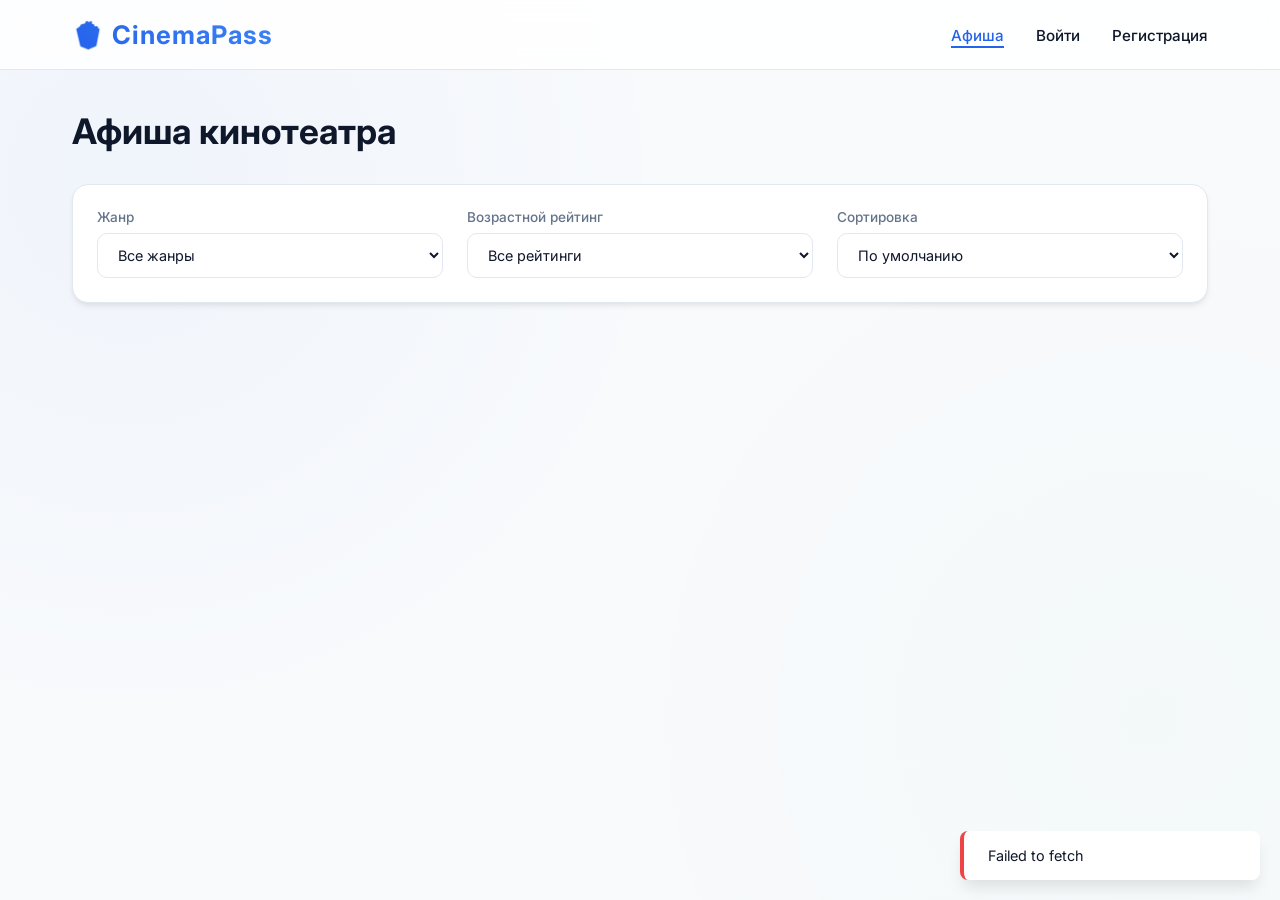
<file: fastapi-package/frontend/index.html>
<!DOCTYPE html>
<html lang="ru">
<head>
    <meta charset="UTF-8">
    <meta http-equiv="refresh" content="0; url=movies.html">
    <title>Перенаправление...</title>
</head>
<body>
    <p>Если перенаправление не произошло автоматически, перейдите по <a href="movies.html">ссылке</a>.</p>
</body>
</html>
</file>
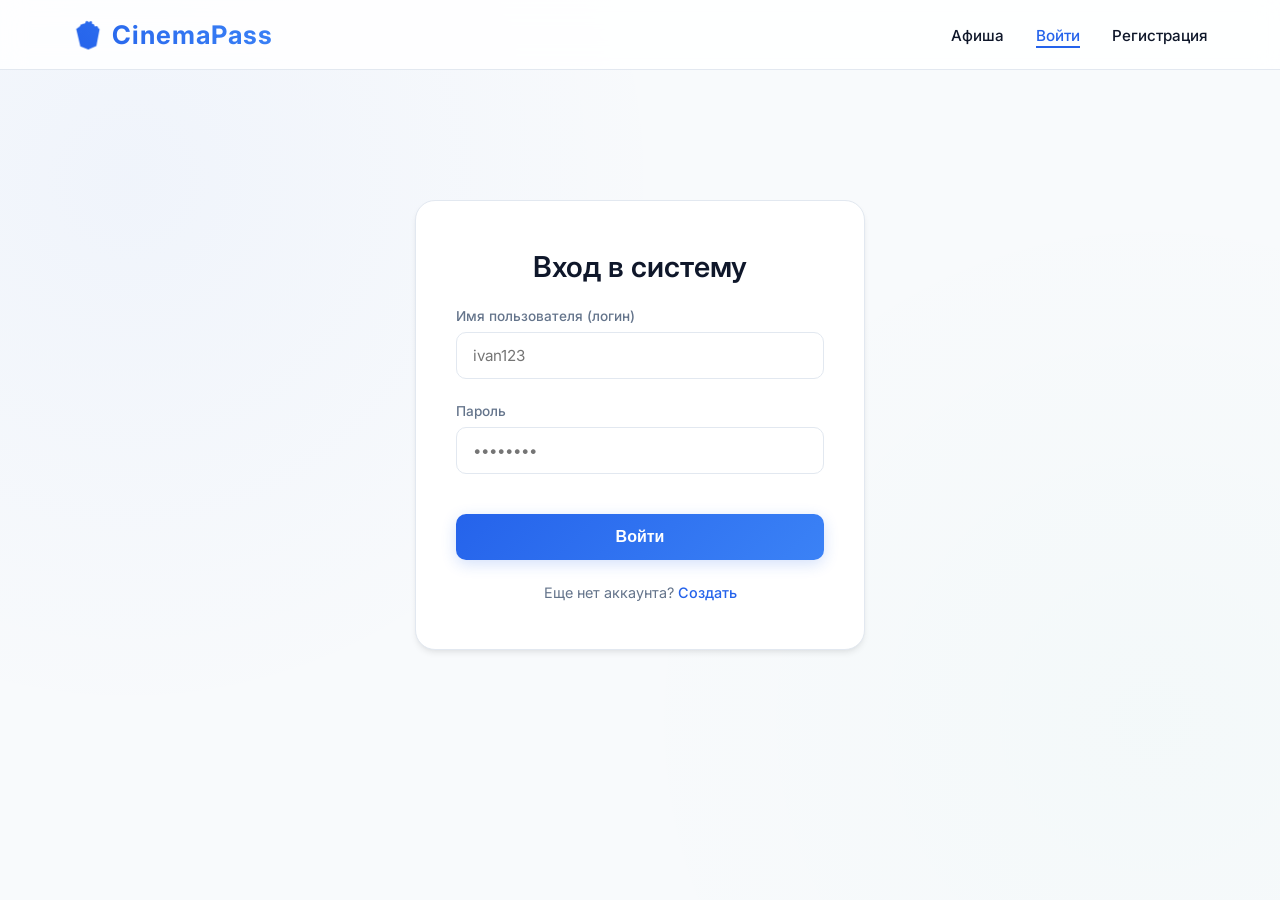
<file: fastapi-package/frontend/login.html>
<!DOCTYPE html>
<html lang="ru">
<head>
    <meta charset="UTF-8">
    <meta name="viewport" content="width=device-width, initial-scale=1.0">
    <title>Вход - CinemaPass</title>
    <link rel="stylesheet" href="css/style.css">
</head>
<body>
    <header id="main-nav"></header>
    <main>
        <div class="auth-wrapper">
            <div class="auth-card">
                <h2>Вход в систему</h2>
                <form id="login-form">
                    <div class="form-group">
                        <label for="username">Имя пользователя (логин)</label>
                        <input type="text" id="username" class="form-control" placeholder="ivan123" required>
                    </div>
                    <div class="form-group">
                        <label for="password">Пароль</label>
                        <input type="password" id="password" class="form-control" placeholder="••••••••" required>
                    </div>
                    <button type="submit" class="btn-primary">Войти</button>
                </form>
                <div class="auth-footer">Еще нет аккаунта? <a href="register.html">Создать</a></div>
            </div>
        </div>
    </main>
    <script src="js/app.js"></script>
    <script>
        if (isAuthorized()) location.href = "movies.html";
        document.getElementById("login-form").addEventListener("submit", async (e) => {
            e.preventDefault();
            const u = document.getElementById("username").value.trim();
            const p = document.getElementById("password").value.trim();
            try {
                const data = await apiFetch("/login", { method: "POST", body: { username: u, password: p } });
                setToken(data.token);
                showToast("Успешный вход!", "success");
                setTimeout(() => location.href = "movies.html", 1000);
            } catch (err) { showToast(err.message, "error"); }
        });
    </script>
</body>
</html>
</file>
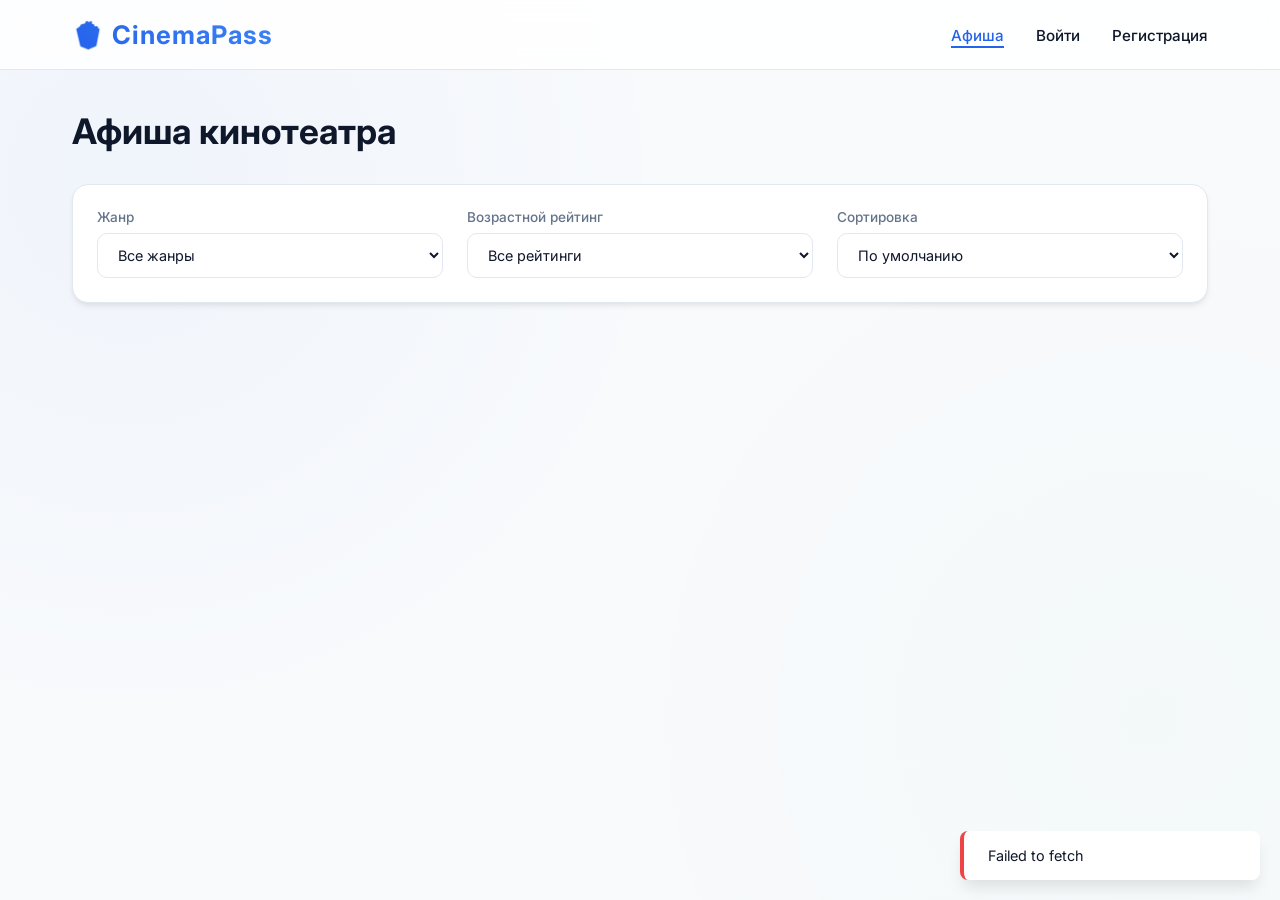
<file: fastapi-package/frontend/movies.html>
<!DOCTYPE html>
<html lang="ru">
<head>
    <meta charset="UTF-8">
    <meta name="viewport" content="width=device-width, initial-scale=1.0">
    <title>Афиша фильмов - CinemaPass</title>
    <link rel="stylesheet" href="css/style.css">
</head>
<body>
    <header id="main-nav"></header>
    <main>
        <h1>Афиша кинотеатра</h1>
        <section class="filter-bar">
            <div class="filter-group">
                <label for="genre-filter">Жанр</label>
                <select id="genre-filter" class="filter-select">
                    <option value="">Все жанры</option>
                    <option value="1">Боевик (Action)</option>
                    <option value="2">Комедия (Comedy)</option>
                    <option value="3">Драма (Drama)</option>
                </select>
            </div>
            <div class="filter-group">
                <label for="age-filter">Возрастной рейтинг</label>
                <select id="age-filter" class="filter-select">
                    <option value="">Все рейтинги</option>
                    <option value="12">12+</option>
                    <option value="16">16+</option>
                    <option value="18">18+</option>
                </select>
            </div>
            <div class="filter-group">
                <label for="sort-select">Сортировка</label>
                <select id="sort-select" class="filter-select">
                    <option value="">По умолчанию</option>
                    <option value="price_asc">Цена: по возрастанию</option>
                    <option value="price_desc">Цена: по убыванию</option>
                </select>
            </div>
        </section>
        <section class="movies-grid" id="movies-container"></section>
    </main>

    <div class="modal" id="buy-modal">
        <div class="modal-content">
            <button class="modal-close" id="modal-close-btn">&times;</button>
            <h3 class="modal-title" id="modal-movie-title">Покупка билета</h3>
            <div class="modal-summary">
                <div class="modal-summary-item">
                    <span>Цена за билет:</span>
                    <span id="modal-ticket-price">0 ₸</span>
                </div>
                <div class="modal-summary-item">
                    <span>Итоговая стоимость:</span>
                    <span class="modal-total-price" id="modal-total-price">0 ₸</span>
                </div>
            </div>
            <form id="purchase-form">
                <input type="hidden" id="modal-movie-id">
                <div class="form-group">
                    <label for="show-date">Дата сеанса</label>
                    <input type="date" id="show-date" class="form-control" required>
                </div>
                <div class="form-group">
                    <label for="ticket-quantity">Количество билетов</label>
                    <input type="number" id="ticket-quantity" class="form-control" value="1" min="1" required>
                </div>
                <button type="submit" class="btn-primary">Подтвердить покупку</button>
            </form>
        </div>
    </div>

    <script src="js/app.js"></script>
    <script>
        let movies = [], selected = null;
        const genres = { 1: "Боевик", 2: "Комедия", 3: "Драма" };

        async function loadMovies() {
            const genre = document.getElementById("genre-filter").value;
            const age = document.getElementById("age-filter").value;
            const sort = document.getElementById("sort-select").value;
            let q = [];
            if (genre) q.push(`genre=${genre}`);
            if (age) q.push(`age_rating=${age}`);
            if (sort) q.push(`sort=${sort}`);
            try {
                movies = await apiFetch(`/movies${q.length ? '?' + q.join('&') : ''}`);
                renderMovies();
            } catch (err) { showToast(err.message, "error"); }
        }

        function renderMovies() {
            const container = document.getElementById("movies-container");
            container.innerHTML = movies.length ? movies.map(m => `
                <div class="movie-card">
                    <div class="movie-poster-wrapper">
                        <img src="${m.poster_path ? `${API_URL}/${m.poster_path}` : 'images/posters/movie1.jpg'}" alt="${m.title}" class="movie-poster">
                        <span class="movie-age-badge">${m.age_rating}+</span>
                    </div>
                    <div class="movie-info">
                        <h3 class="movie-title">${m.title}</h3>
                        <div class="movie-meta"><span class="movie-genre">${genres[m.genre] || "Другое"}</span></div>
                        <p class="movie-description">${m.description || "Описание отсутствует."}</p>
                        <div class="movie-footer">
                            <span class="movie-price">${formatPrice(m.ticket_price)}</span>
                            <button class="btn-buy" onclick="openBuyModal(${m.id})">Купить билет</button>
                        </div>
                    </div>
                </div>
            `).join('') : '<div style="grid-column: 1/-1; text-align: center; color: var(--text-muted); padding: 3rem;">Фильмы не найдены</div>';
        }

        function openBuyModal(id) {
            if (!isAuthorized()) {
                showToast("Пожалуйста, войдите в аккаунт для покупки билета", "error");
                setTimeout(() => location.href = "login.html", 1200);
                return;
            }
            selected = movies.find(m => m.id === id);
            if (!selected) return;
            document.getElementById("modal-movie-id").value = selected.id;
            document.getElementById("modal-movie-title").innerText = `Покупка билета: ${selected.title}`;
            document.getElementById("modal-ticket-price").innerText = formatPrice(selected.ticket_price);
            
            const today = new Date().toISOString().split("T")[0];
            document.getElementById("show-date").min = today;
            document.getElementById("show-date").value = today;
            document.getElementById("ticket-quantity").value = 1;
            updateTotalPrice();
            document.getElementById("buy-modal").classList.add("open");
        }

        const closeBuyModal = () => document.getElementById("buy-modal").classList.remove("open");

        function updateTotalPrice() {
            if (!selected) return;
            const q = parseInt(document.getElementById("ticket-quantity").value) || 1;
            document.getElementById("modal-total-price").innerText = formatPrice(selected.ticket_price * q);
        }

        document.addEventListener("DOMContentLoaded", () => {
            loadMovies();
            ["genre-filter", "age-filter", "sort-select"].forEach(id => document.getElementById(id).addEventListener("change", loadMovies));
            document.getElementById("modal-close-btn").addEventListener("click", closeBuyModal);
            document.getElementById("buy-modal").addEventListener("click", (e) => { if (e.target.id === "buy-modal") closeBuyModal(); });
            
            const qty = document.getElementById("ticket-quantity");
            qty.addEventListener("input", updateTotalPrice);
            qty.addEventListener("change", updateTotalPrice);

            document.getElementById("purchase-form").addEventListener("submit", async (e) => {
                e.preventDefault();
                const q = parseInt(qty.value);
                const date = document.getElementById("show-date").value;
                if (q < 1) return showToast("Количество билетов должно быть больше нуля", "error");
                try {
                    await apiFetch("/tickets", {
                        method: "POST",
                        body: { movie_id: selected.id, show_date: date, quantity: q }
                    });
                    showToast("Билет успешно приобретен!", "success");
                    closeBuyModal();
                } catch (err) { showToast(err.message, "error"); }
            });
        });
    </script>
</body>
</html>
</file>
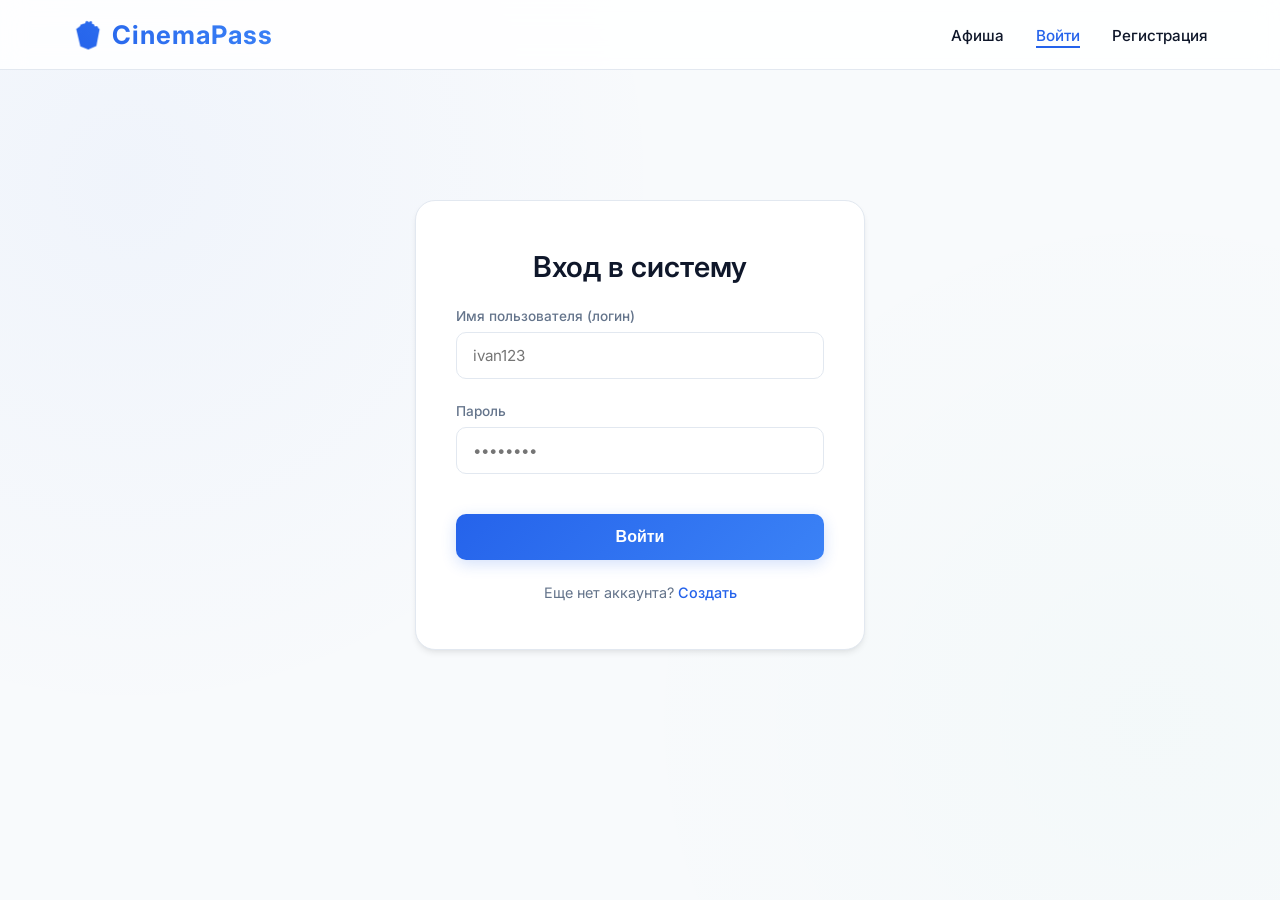
<file: fastapi-package/frontend/profile.html>
<!DOCTYPE html>
<html lang="ru">
<head>
    <meta charset="UTF-8">
    <meta name="viewport" content="width=device-width, initial-scale=1.0">
    <title>Личный кабинет - CinemaPass</title>
    <link rel="stylesheet" href="css/style.css">
</head>
<body>
    <header id="main-nav"></header>
    <main>
        <div class="profile-container">
            <section class="profile-sidebar">
                <div class="avatar-wrapper">
                    <img src="https://images.unsplash.com/photo-1535713875002-d1d0cf377fde?auto=format&fit=crop&w=150&h=150&q=80" alt="Аватар профиля" class="profile-avatar" id="avatar-img">
                    <label for="avatar-input" class="avatar-upload-btn" title="Загрузить новое фото">
                        <svg viewBox="0 0 24 24"><path d="M4 4h3l2-2h6l2 2h3a2 2 0 0 1 2 2v12a2 2 0 0 1-2 2H4a2 2 0 0 1-2-2V6a2 2 0 0 1 2-2m8 3a5 5 0 0 0-5 5 5 5 0 0 0 5 5 5 5 0 0 0 5-5 5 5 0 0 0-5-5m0 2a3 3 0 0 1 3 3 3 3 0 0 1-3 3 3 3 0 0 1-3-3 3 3 0 0 1 3-3z"/></svg>
                    </label>
                    <input type="file" id="avatar-input" style="display: none;" accept=".jpg,.jpeg,.png">
                </div>
                <h3 class="profile-name" id="profile-fullname">Загрузка...</h3>
                <p class="profile-username" id="profile-username">@loading</p>
            </section>
            <section class="profile-content">
                <h2>Мои билеты</h2>
                <div class="tickets-list" id="tickets-container">
                    <div style="text-align: center; padding: 2rem; color: var(--text-muted);">Загрузка билетов...</div>
                </div>
            </section>
        </div>
    </main>

    <script src="js/app.js"></script>
    <script>
        async function fetchProfile() {
            try {
                const data = await apiFetch("/profile");
                renderProfile(data);
            } catch (err) { showToast(err.message, "error"); }
        }

        function renderProfile(user) {
            document.getElementById("profile-fullname").innerText = user.full_name;
            document.getElementById("profile-username").innerText = `@${user.username}`;
            document.getElementById("avatar-img").src = user.avatar_path ? `${API_URL}${user.avatar_path}` : "https://images.unsplash.com/photo-1535713875002-d1d0cf377fde?auto=format&fit=crop&w=150&h=150&q=80";
            renderTickets(user.tickets);
        }

        function renderTickets(tickets) {
            const container = document.getElementById("tickets-container");
            if (!tickets || tickets.length === 0) {
                container.innerHTML = `<div class="no-tickets">Вы еще не приобрели ни одного билета</div>`;
                return;
            }
            container.innerHTML = tickets.map(t => `
                <div class="ticket-item">
                    <div class="ticket-details">
                        <div class="ticket-movie-title">${t.movie_title}</div>
                        <div class="ticket-info">Сеанс: ${formatDate(t.show_date)} | Билетов: ${t.quantity} шт.</div>
                    </div>
                    <div class="ticket-price-status">
                        <div class="ticket-total">${formatPrice(t.total_price)}</div>
                        <span class="ticket-status ${t.status}">${t.status === "active" ? "Активен" : "Возвращен"}</span>
                        ${t.status === "active" ? `<button class="btn-refund" onclick="refundTicket(${t.id})">Вернуть</button>` : ""}
                    </div>
                </div>
            `).join('');
        }

        async function refundTicket(id) {
            if (!confirm("Вы действительно хотите вернуть этот билет?")) return;
            try {
                await apiFetch(`/tickets/${id}/refund`, { method: "POST" });
                showToast("Возврат билета успешно выполнен!", "success");
                fetchProfile();
            } catch (err) { showToast(err.message, "error"); }
        }

        async function uploadAvatar(file) {
            const fd = new FormData();
            fd.append("file", file);
            try {
                const data = await apiFetch("/profile/avatar", { method: "POST", body: fd });
                showToast("Аватар успешно обновлен!", "success");
                document.getElementById("avatar-img").src = `${API_URL}${data.avatar_path}`;
            } catch (err) { showToast(err.message, "error"); }
        }

        document.addEventListener("DOMContentLoaded", () => {
            fetchProfile();
            document.getElementById("avatar-input").addEventListener("change", (e) => {
                const file = e.target.files[0];
                if (file) uploadAvatar(file);
            });
        });
    </script>
</body>
</html>
</file>
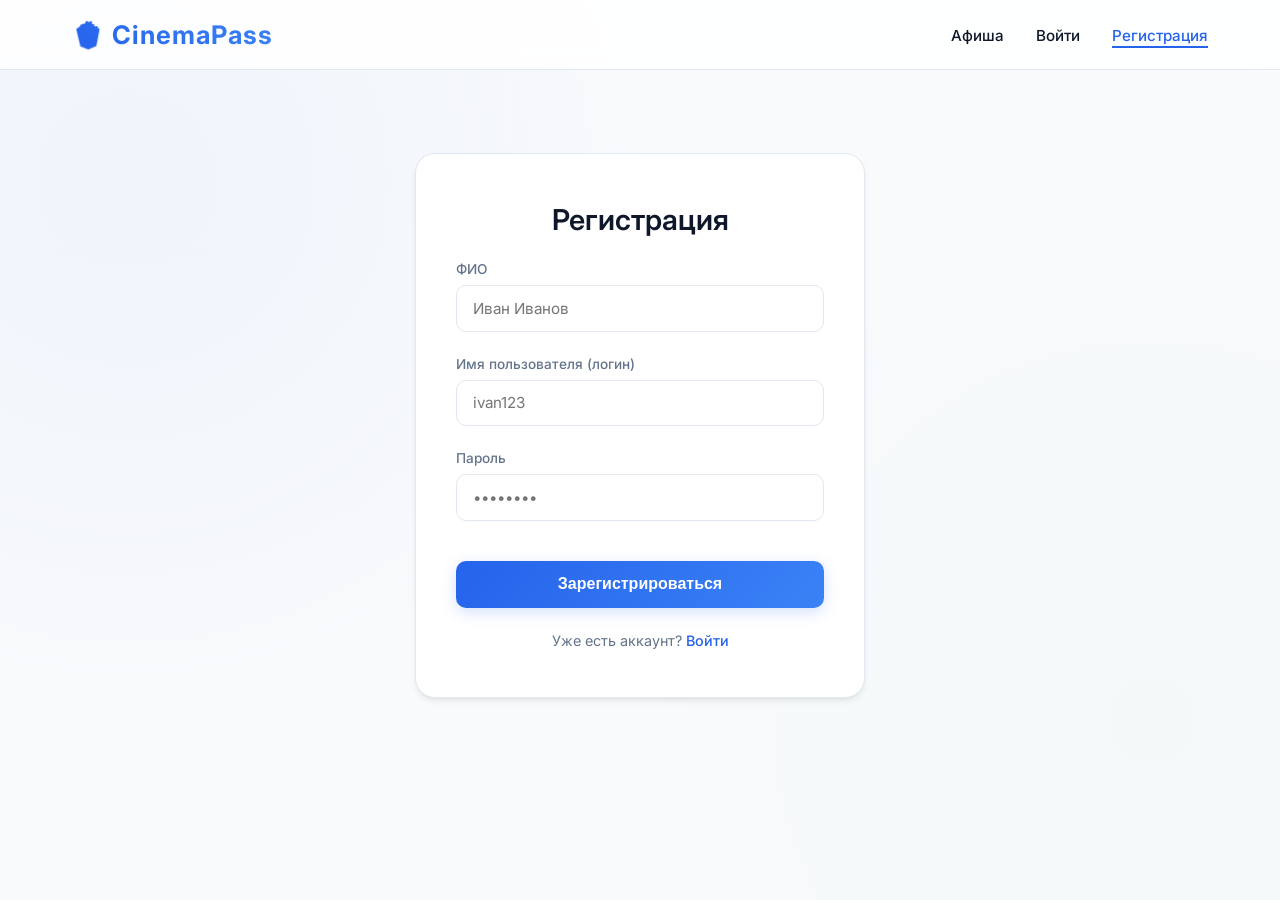
<file: fastapi-package/frontend/register.html>
<!DOCTYPE html>
<html lang="ru">
<head>
    <meta charset="UTF-8">
    <meta name="viewport" content="width=device-width, initial-scale=1.0">
    <title>Регистрация - CinemaPass</title>
    <link rel="stylesheet" href="css/style.css">
</head>
<body>
    <header id="main-nav"></header>
    <main>
        <div class="auth-wrapper">
            <div class="auth-card">
                <h2>Регистрация</h2>
                <form id="register-form">
                    <div class="form-group">
                        <label for="full_name">ФИО</label>
                        <input type="text" id="full_name" class="form-control" placeholder="Иван Иванов" required>
                    </div>
                    <div class="form-group">
                        <label for="username">Имя пользователя (логин)</label>
                        <input type="text" id="username" class="form-control" placeholder="ivan123" required>
                    </div>
                    <div class="form-group">
                        <label for="password">Пароль</label>
                        <input type="password" id="password" class="form-control" placeholder="••••••••" required>
                    </div>
                    <button type="submit" class="btn-primary">Зарегистрироваться</button>
                </form>
                <div class="auth-footer">Уже есть аккаунт? <a href="login.html">Войти</a></div>
            </div>
        </div>
    </main>
    <script src="js/app.js"></script>
    <script>
        if (isAuthorized()) location.href = "movies.html";
        document.getElementById("register-form").addEventListener("submit", async (e) => {
            e.preventDefault();
            const f = document.getElementById("full_name").value.trim();
            const u = document.getElementById("username").value.trim();
            const p = document.getElementById("password").value.trim();
            try {
                await apiFetch("/register", { method: "POST", body: { full_name: f, username: u, password: p } });
                showToast("Регистрация успешна!", "success");
                setTimeout(() => location.href = "login.html", 1500);
            } catch (err) { showToast(err.message, "error"); }
        });
    </script>
</body>
</html>
</file>
<file: fastapi-package/frontend/css/style.css>
@import url('https://fonts.googleapis.com/css2?family=Inter:wght@300;400;500;600;700&display=swap');

:root {
    --bg-color: #f8fafc;
    --card-bg: #ffffff;
    --card-border: #e2e8f0;
    --primary-color: #2563eb;
    --primary-hover: #1d4ed8;
    --text-color: #0f172a;
    --text-muted: #64748b;
    --success-color: #10b981;
    --warning-color: #f59e0b;
    --shadow: 0 4px 6px -1px rgba(0, 0, 0, 0.08), 0 2px 4px -2px rgba(0, 0, 0, 0.04);
    --font-family: 'Inter', sans-serif;
}

* { margin: 0; padding: 0; box-sizing: border-box; }
body {
    background-color: var(--bg-color);
    color: var(--text-color);
    font-family: var(--font-family);
    min-height: 100vh;
    display: flex;
    flex-direction: column;
    overflow-x: hidden;
    background-image: 
        radial-gradient(circle at 10% 20%, rgba(37, 99, 235, 0.04) 0%, transparent 40%),
        radial-gradient(circle at 90% 80%, rgba(16, 185, 129, 0.02) 0%, transparent 40%);
    background-attachment: fixed;
}

/* Навигация */
header {
    background: rgba(255, 255, 255, 0.85);
    backdrop-filter: blur(12px);
    border-bottom: 1px solid var(--card-border);
    position: sticky; top: 0; z-index: 100;
}
.nav-container {
    max-width: 1200px; margin: 0 auto; padding: 1.2rem 2rem;
    display: flex; justify-content: space-between; align-items: center;
}
.logo {
    font-size: 1.6rem; font-weight: 700;
    background: linear-gradient(45deg, var(--primary-color), #3b82f6);
    -webkit-background-clip: text; -webkit-text-fill-color: transparent;
    text-decoration: none; letter-spacing: 1px;
}
.nav-menu { display: flex; gap: 2rem; list-style: none; align-items: center; }
.nav-link {
    color: var(--text-color); text-decoration: none; font-weight: 500; font-size: 0.95rem;
    transition: 0.3s; position: relative; padding: 0.2rem 0;
    &::after {
        content: ''; position: absolute; bottom: 0; left: 0; width: 0; height: 2px;
        background-color: var(--primary-color); transition: width 0.3s ease;
    }
    &:hover, &.active {
        color: var(--primary-color);
        &::after { width: 100%; }
    }
}
.btn-logout {
    background: transparent; border: 1px solid var(--primary-color); color: var(--primary-color);
    padding: 0.5rem 1.2rem; border-radius: 30px; cursor: pointer; font-weight: 500; transition: all 0.3s ease;
    &:hover { background: var(--primary-color); color: white; box-shadow: 0 0 10px rgba(37, 99, 235, 0.2); }
}

main { flex: 1; max-width: 1200px; width: 100%; margin: 0 auto; padding: 2.5rem 2rem; }
h1 { font-size: 2.2rem; font-weight: 700; margin-bottom: 2rem; }

/* Авторизация */
.auth-wrapper { display: flex; justify-content: center; align-items: center; min-height: 70vh; }
.auth-card {
    background: var(--card-bg); border: 1px solid var(--card-border);
    padding: 3rem 2.5rem; border-radius: 20px; width: 100%; max-width: 450px; box-shadow: var(--shadow); text-align: center;
    h2 { font-size: 1.8rem; margin-bottom: 1.5rem; font-weight: 600; }
}
.form-group {
    margin-bottom: 1.5rem; text-align: left;
    label { display: block; font-size: 0.85rem; color: var(--text-muted); margin-bottom: 0.5rem; font-weight: 500; }
}
.form-control {
    width: 100%; background: #ffffff; border: 1px solid var(--card-border);
    padding: 0.8rem 1rem; border-radius: 10px; color: var(--text-color); font-family: inherit;
    font-size: 0.95rem; transition: all 0.3s ease;
    &:focus { outline: none; border-color: var(--primary-color); box-shadow: 0 0 0 3px rgba(37, 99, 235, 0.15); }
}
.btn-primary {
    width: 100%; background: linear-gradient(135deg, var(--primary-color) 0%, #3b82f6 100%); color: white;
    border: none; padding: 0.9rem; border-radius: 10px; font-size: 1rem; font-weight: 600; cursor: pointer;
    transition: all 0.3s ease; margin-top: 1rem; box-shadow: 0 4px 15px rgba(37, 99, 235, 0.2);
    &:hover { transform: translateY(-2px); box-shadow: 0 6px 20px rgba(37, 99, 235, 0.35); }
}
.auth-footer { margin-top: 1.5rem; font-size: 0.9rem; color: var(--text-muted); a { color: var(--primary-color); text-decoration: none; font-weight: 500; &:hover { text-decoration: underline; } } }

/* Фильтры */
.filter-bar {
    background: var(--card-bg); border: 1px solid var(--card-border);
    padding: 1.5rem; border-radius: 16px; margin-bottom: 2.5rem; display: flex; flex-wrap: wrap; gap: 1.5rem; align-items: flex-end; box-shadow: var(--shadow);
}
.filter-group { flex: 1; min-width: 200px; display: flex; flex-direction: column; gap: 0.5rem; label { font-size: 0.85rem; color: var(--text-muted); font-weight: 500; } }
.filter-select {
    width: 100%; background: #ffffff; border: 1px solid var(--card-border);
    padding: 0.75rem 1rem; border-radius: 10px; color: var(--text-color); font-family: inherit; font-size: 0.9rem; cursor: pointer; transition: 0.3s;
    &:focus { outline: none; border-color: var(--primary-color); }
    option { background-color: #ffffff; color: var(--text-color); }
}

/* Сетка фильмов и Карточки */
.movies-grid { display: grid; grid-template-columns: repeat(auto-fill, minmax(280px, 1fr)); gap: 2rem; }
.movie-card {
    background: var(--card-bg); border: 1px solid var(--card-border); border-radius: 20px; overflow: hidden;
    display: flex; flex-direction: column; transition: all 0.4s cubic-bezier(0.165, 0.84, 0.44, 1); box-shadow: var(--shadow); height: 100%;
    &:hover {
        transform: translateY(-8px); border-color: rgba(37, 99, 235, 0.2); box-shadow: 0 12px 24px rgba(37, 99, 235, 0.1);
        .movie-poster { transform: scale(1.03); }
    }
}
.movie-poster-wrapper { position: relative; padding-top: 140%; overflow: hidden; background: #eaeff2; }
.movie-poster { position: absolute; top: 0; left: 0; width: 100%; height: 100%; object-fit: cover; transition: transform 0.6s ease; }
.movie-age-badge {
    position: absolute; top: 15px; right: 15px; background: rgba(15, 23, 42, 0.8); border: 1px solid rgba(255, 255, 255, 0.2);
    backdrop-filter: blur(5px); color: white; padding: 0.3rem 0.6rem; border-radius: 8px; font-size: 0.75rem; font-weight: 700;
}
.movie-info { padding: 1.5rem; display: flex; flex-direction: column; flex: 1; }
.movie-title { font-size: 1.25rem; font-weight: 600; margin-bottom: 0.5rem; line-height: 1.3; }
.movie-meta { display: flex; gap: 1rem; font-size: 0.85rem; color: var(--text-muted); margin-bottom: 0.8rem; }
.movie-genre { background: #f1f5f9; padding: 0.2rem 0.5rem; border-radius: 5px; color: var(--text-muted); }
.movie-description { font-size: 0.9rem; color: var(--text-muted); line-height: 1.5; margin-bottom: 1.5rem; display: -webkit-box; -webkit-line-clamp: 3; -webkit-box-orient: vertical; overflow: hidden; flex: 1; }
.movie-footer { display: flex; justify-content: space-between; align-items: center; margin-top: auto; border-top: 1px solid var(--card-border); padding-top: 1rem; }
.movie-price { font-size: 1.25rem; font-weight: 700; color: var(--primary-color); }
.btn-buy {
    background: var(--primary-color); color: white; border: none; padding: 0.6rem 1.2rem; border-radius: 10px;
    font-weight: 600; cursor: pointer; transition: all 0.3s ease;
    &:hover { background: var(--primary-hover); transform: scale(1.05); }
}

/* Модальное окно */
.modal {
    position: fixed; top: 0; left: 0; width: 100%; height: 100%; background: rgba(15, 23, 42, 0.6); backdrop-filter: blur(4px);
    z-index: 1000; display: flex; justify-content: center; align-items: center; opacity: 0; pointer-events: none; transition: opacity 0.3s ease;
    &.open {
        opacity: 1; pointer-events: auto;
        .modal-content { transform: translateY(0); }
    }
}
.modal-content {
    background: #ffffff; border: 1px solid var(--card-border); border-radius: 20px; width: 90%; max-width: 500px;
    padding: 2.5rem; position: relative; box-shadow: 0 20px 40px rgba(0,0,0,0.1); transform: translateY(-20px); transition: transform 0.3s ease;
}
.modal-close { position: absolute; top: 20px; right: 20px; background: transparent; border: none; color: var(--text-muted); font-size: 1.5rem; cursor: pointer; transition: color 0.3s ease; &:hover { color: var(--text-color); } }
.modal-title { font-size: 1.5rem; font-weight: 600; margin-bottom: 1.5rem; padding-right: 20px; }
.modal-summary { background: #f8fafc; border: 1px solid var(--card-border); border-radius: 10px; padding: 1rem; margin-bottom: 1.5rem; }
.modal-summary-item { display: flex; justify-content: space-between; font-size: 0.95rem; margin-bottom: 0.5rem; &:last-child { margin-bottom: 0; } }
.modal-total-price { font-size: 1.3rem; font-weight: 700; color: var(--primary-color); }

/* Уведомления */
.toast-container { position: fixed; bottom: 20px; right: 20px; z-index: 10000; display: flex; flex-direction: column; gap: 10px; }
.toast {
    background: #ffffff; border-left: 4px solid var(--primary-color); color: var(--text-color); padding: 1rem 1.5rem; border-radius: 8px;
    box-shadow: 0 10px 15px -3px rgba(0, 0, 0, 0.1); font-size: 0.9rem; display: flex; align-items: center; justify-content: space-between; min-width: 300px; animation: slideIn 0.3s ease;
    &.success { border-left-color: var(--success-color); }
    &.error { border-left-color: #ef4444; }
}

/* Профиль и Билеты */
.profile-container { display: grid; grid-template-columns: 350px 1fr; gap: 3rem; align-items: start; }
@media (max-width: 900px) { .profile-container { grid-template-columns: 1fr; } }
.profile-sidebar { background: var(--card-bg); border: 1px solid var(--card-border); padding: 2.5rem; border-radius: 20px; text-align: center; box-shadow: var(--shadow); }
.avatar-wrapper { position: relative; width: 150px; height: 150px; margin: 0 auto 1.5rem; }
.profile-avatar { width: 100%; height: 100%; border-radius: 50%; object-fit: cover; border: 3px solid var(--card-border); background: #f1f5f9; }
.avatar-upload-btn {
    position: absolute; bottom: 0; right: 0; background: var(--primary-color); color: white; width: 40px; height: 40px;
    border-radius: 50%; display: flex; justify-content: center; align-items: center; cursor: pointer; border: 3px solid #ffffff; transition: all 0.3s ease;
    &:hover { background: var(--primary-hover); transform: scale(1.1); }
    svg { width: 18px; height: 18px; fill: currentColor; }
}
.profile-name { font-size: 1.4rem; font-weight: 600; margin-bottom: 0.3rem; }
.profile-username { font-size: 0.95rem; color: var(--text-muted); margin-bottom: 1.5rem; }

.profile-content {
    background: var(--card-bg); border: 1px solid var(--card-border); padding: 2.5rem; border-radius: 20px; box-shadow: var(--shadow);
    h2 { font-size: 1.6rem; margin-bottom: 1.5rem; border-bottom: 1px solid var(--card-border); padding-bottom: 0.8rem; }
}
.tickets-list { display: flex; flex-direction: column; gap: 1.2rem; }
.ticket-item {
    background: #f8fafc; border: 1px solid var(--card-border); border-radius: 12px; padding: 1.2rem 1.5rem;
    display: flex; justify-content: space-between; align-items: center; flex-wrap: wrap; gap: 1rem; transition: border-color 0.3s ease;
    &:hover { border-color: var(--primary-color); }
}
.ticket-details { display: flex; flex-direction: column; gap: 0.4rem; }
.ticket-movie-title { font-size: 1.1rem; font-weight: 600; }
.ticket-info { font-size: 0.88rem; color: var(--text-muted); }
.ticket-price-status { display: flex; align-items: center; gap: 1.5rem; }
.ticket-total { font-size: 1.1rem; font-weight: 700; }
.ticket-status {
    padding: 0.3rem 0.8rem; border-radius: 30px; font-size: 0.75rem; font-weight: 600; text-transform: uppercase;
    &.active { background: #ecfdf5; color: var(--success-color); border: 1px solid rgba(16, 185, 129, 0.2); }
    &.refunded { background: #fef2f2; color: #ef4444; border: 1px solid rgba(239, 68, 68, 0.2); }
}
.btn-refund {
    background: transparent; border: 1px solid #ef4444; color: #ef4444; padding: 0.4rem 0.8rem;
    border-radius: 8px; cursor: pointer; font-weight: 600; font-size: 0.8rem; transition: all 0.3s ease;
    &:hover { background: #ef4444; color: white; }
}
.no-tickets { text-align: center; color: var(--text-muted); padding: 3rem; font-size: 1rem; }

@keyframes slideIn { from { transform: translateY(100px); opacity: 0; } to { transform: translateY(0); opacity: 1; } }
</file>
